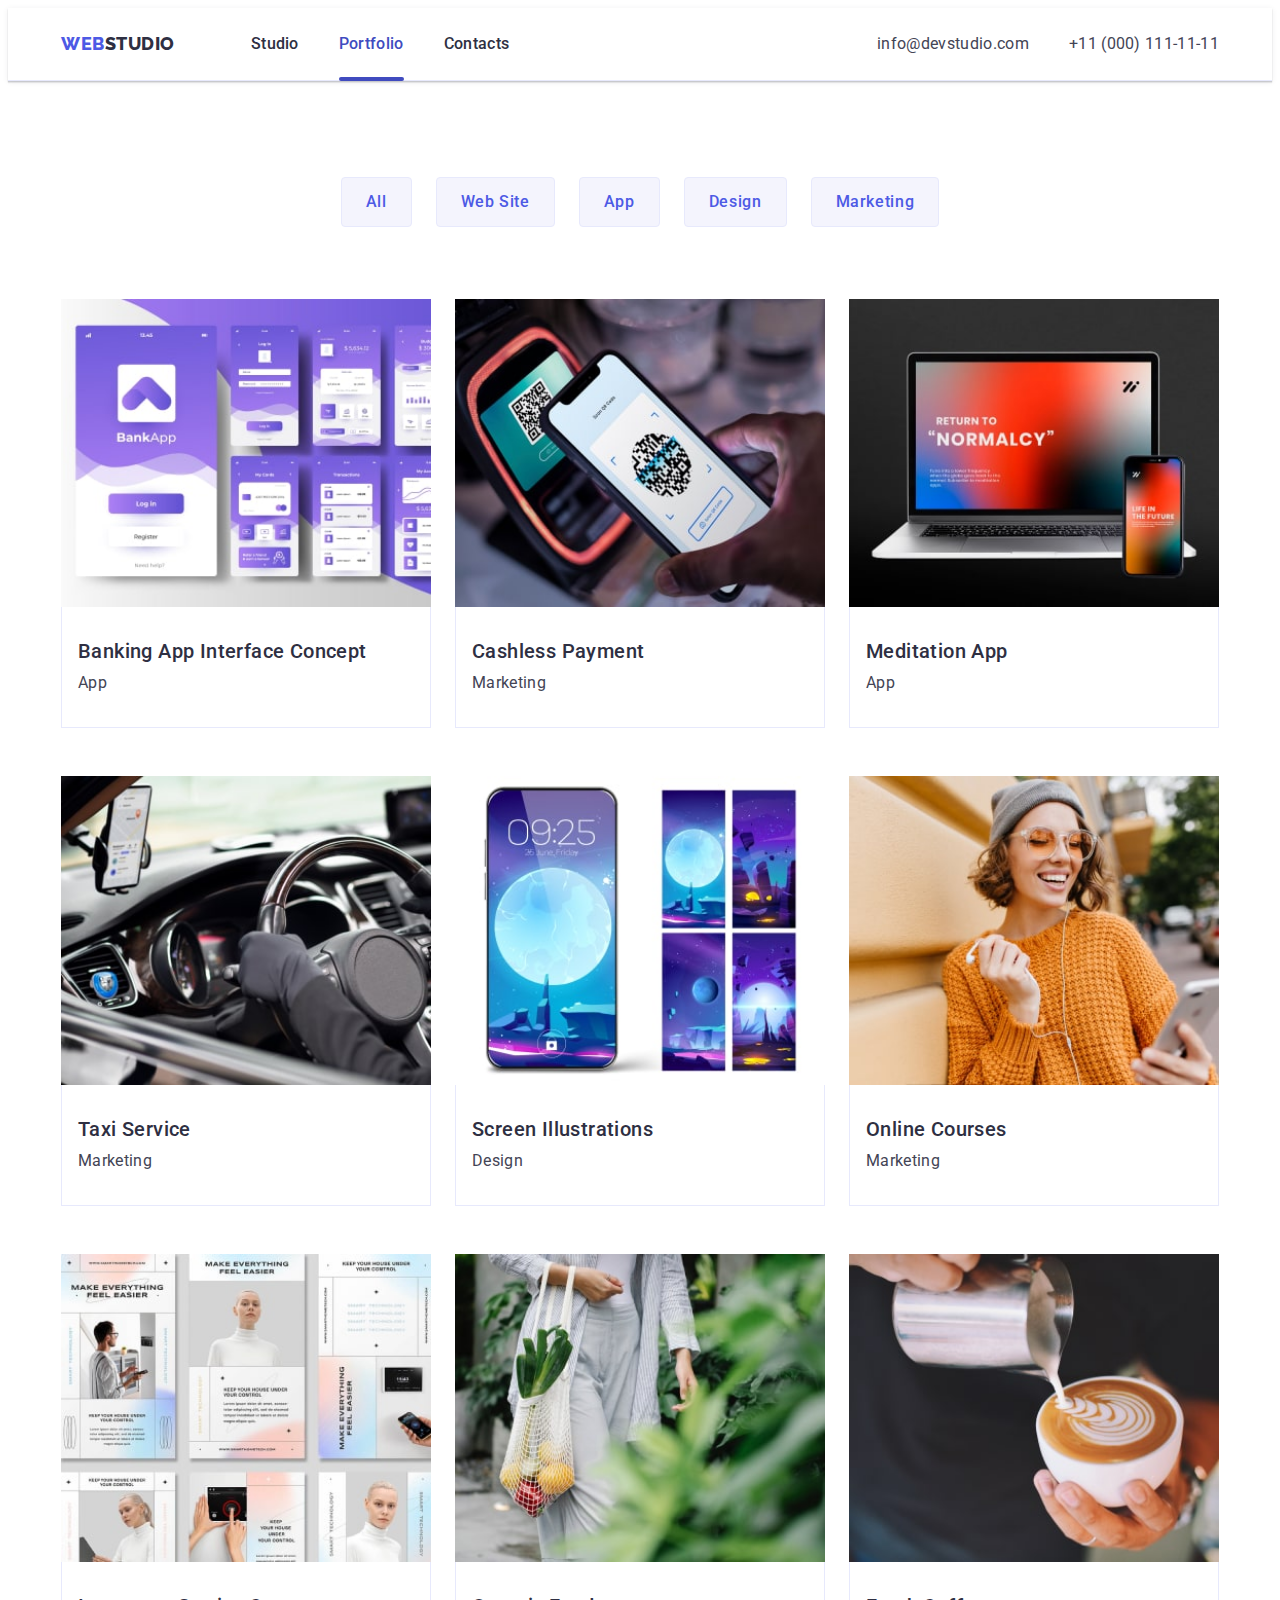
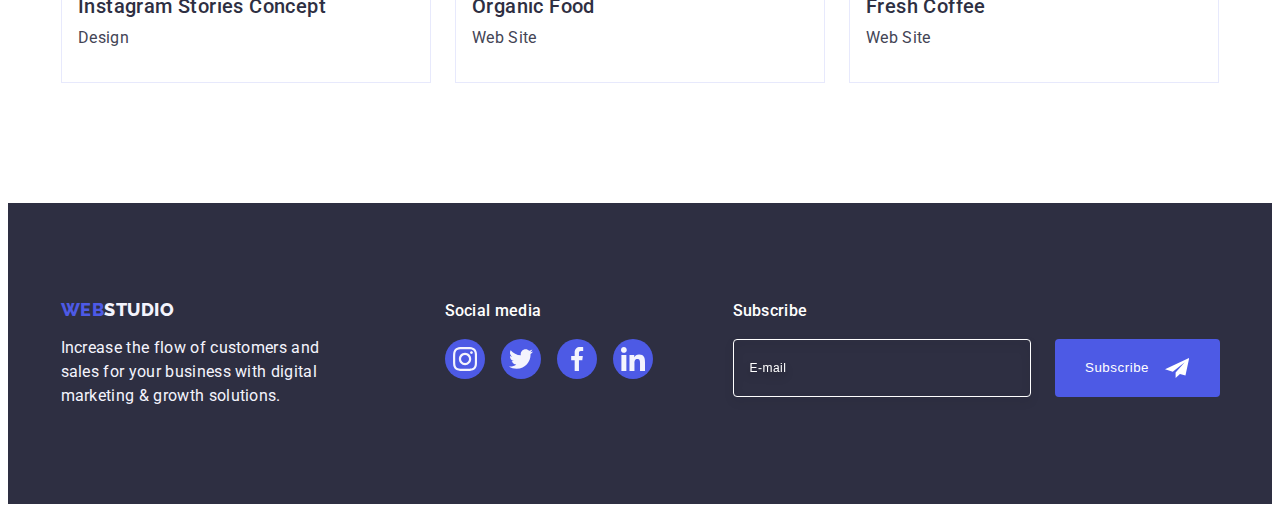
<file: portfolio.html>
<!DOCTYPE html>
<html lang="en">
  <head>
    <meta charset="UTF-8" />
    <meta http-equiv="X-UA-Compatible" content="IE=edge" />
    <meta name="viewport" content="width=device-width, initial-scale=1.0" />
    <link rel="stylesheet" href="./css/styles.css" />
    <link rel="stylesheet" href="./css/media.css" />
    <link rel="preconnect" href="https://fonts.googleapis.com" />
    <link rel="preconnect" href="https://fonts.gstatic.com" crossorigin />
    <link
      href="https://fonts.googleapis.com/css2?family=Raleway:wght@800&family=Roboto:wght@400;500;700;900&display=swap"
      rel="stylesheet"
    />
    <title>Portfolio</title>
    <link
      rel="stylesheet"
      href="https://cdnjs.cloudflare.com/ajax/libs/modern-normalize/2.0.0/modern-normalize.min.css"
      integrity="sha512-4xo8blKMVCiXpTaLzQSLSw3KFOVPWhm/TRtuPVc4WG6kUgjH6J03IBuG7JZPkcWMxJ5huwaBpOpnwYElP/m6wg=="
      crossorigin="anonymous"
      referrerpolicy="no-referrer"
    />
  </head>
  <body>
    <!-- header -->
    <header class="header">
      <div class="container header-container">
        <nav class="header-nav">
          <a class="logo-h link" href="./index.html"
            >Web<span class="logo-part">Studio</span></a
          >
          <ul class="nav-list list">
            <li class="nav-item">
              <a class="nav-item-link link" href="./index.html">Studio</a>
            </li>
            <li class="nav-item portfolio">
              <a class="nav-item-link current link" href="./portfolio.html"
                >Portfolio</a
              >
            </li>
            <li class="nav-item">
              <a class="nav-item-link link" href="">Contacts</a>
            </li>
          </ul>
        </nav>
        <button
          type="button"
          class="menu-toggle js-open-menu"
          aria-expanded="false"
          aria-controls="mobile-menu"
        >
          <svg class="mobile-menu-icon" width="32" height="22">
            <use href="./images/icons.svg#burger"></use>
          </svg>
        </button>

        <address class="address">
          <ul class="address-items list">
            <li class="address-item">
              <a class="address-link link" href="mailto:info@devstudio.com"
                >info@devstudio.com</a
              >
            </li>
            <li class="address-item">
              <a class="address-link link" href="tel:+110001111111"
                >+11 (000) 111-11-11</a
              >
            </li>
          </ul>
        </address>
      </div>
    </header>
    <!-- main -->
    <main>
      <section class="sec-images">
        <div class="container portfolio-container">
          <h1 class="visually-hidden">Works</h1>
          <!-- buttons -->
          <ul class="btns-list list">
            <li class="btn-item">
              <button class="btn" type="button">All</button>
            </li>
            <li class="btn-item">
              <button class="btn" type="button">Web Site</button>
            </li>
            <li class="btn-item">
              <button class="btn" type="button">App</button>
            </li>
            <li class="btn-item">
              <button class="btn" type="button">Design</button>
            </li>
            <li class="btn-item">
              <button class="btn" type="button">Marketing</button>
            </li>
          </ul>
          <!-- images -->

          <ul class="images-list list">
            <li class="image-item">
              <a class="image-link link" href="">
                <div class="works-cover-wrap">
                  <img
                    src="./images/purple-app.jpg"
                    alt="Banking App Interface Concept"
                  />
                  <p class="works-cover-text">
                    14 Stylish and User-Friendly App Design Concepts · Task
                    Manager App · Calorie Tracker App · Exotic Fruit Ecommerce
                    App · Cloud Storage App
                  </p>
                </div>
                <div class="name-description">
                  <h2 class="name-image">Banking App Interface Concept</h2>
                  <p class="image-description">App</p>
                </div>
              </a>
            </li>

            <li class="image-item">
              <a class="image-link link" href="">
                <div class="works-cover-wrap">
                  <img
                    src="./images/qrcode.jpg"
                    alt="Banking App Interface Concept"
                  />
                  <p class="works-cover-text">
                    14 Stylish and User-Friendly App Design Concepts · Task
                    Manager App · Calorie Tracker App · Exotic Fruit Ecommerce
                    App · Cloud Storage App
                  </p>
                </div>
                <div class="name-description">
                  <h2 class="name-image">Cashless Payment</h2>
                  <p class="image-description">Marketing</p>
                </div>
              </a>
            </li>

            <li class="image-item">
              <a class="image-link link" href="">
                <div class="works-cover-wrap">
                  <img
                    src="./images/meditation-app.jpg"
                    alt="Banking App Interface Concept"
                  />
                  <p class="works-cover-text">
                    14 Stylish and User-Friendly App Design Concepts · Task
                    Manager App · Calorie Tracker App · Exotic Fruit Ecommerce
                    App · Cloud Storage App
                  </p>
                </div>
                <div class="name-description">
                  <h2 class="name-image">Meditation App</h2>
                  <p class="image-description">App</p>
                </div>
              </a>
            </li>

            <li class="image-item">
              <a class="image-link link" href="">
                <div class="works-cover-wrap">
                  <img
                    src="./images/taxi.jpg"
                    alt="Banking App Interface Concept"
                  />
                  <p class="works-cover-text">
                    14 Stylish and User-Friendly App Design Concepts · Task
                    Manager App · Calorie Tracker App · Exotic Fruit Ecommerce
                    App · Cloud Storage App
                  </p>
                </div>
                <div class="name-description">
                  <h2 class="name-image">Taxi Service</h2>
                  <p class="image-description">Marketing</p>
                </div>
              </a>
            </li>

            <li class="image-item">
              <a class="image-link link" href="">
                <div class="works-cover-wrap">
                  <img
                    src="./images/blue-app.jpg"
                    alt="Banking App Interface Concept"
                  />
                  <p class="works-cover-text">
                    14 Stylish and User-Friendly App Design Concepts · Task
                    Manager App · Calorie Tracker App · Exotic Fruit Ecommerce
                    App · Cloud Storage App
                  </p>
                </div>
                <div class="name-description">
                  <h2 class="name-image">Screen Illustrations</h2>
                  <p class="image-description">Design</p>
                </div>
              </a>
            </li>

            <li class="image-item">
              <a class="image-link link" href="">
                <div class="works-cover-wrap">
                  <img
                    src="./images/women.jpg"
                    alt="Banking App Interface Concept"
                  />
                  <p class="works-cover-text">
                    14 Stylish and User-Friendly App Design Concepts · Task
                    Manager App · Calorie Tracker App · Exotic Fruit Ecommerce
                    App · Cloud Storage App
                  </p>
                </div>
                <div class="name-description">
                  <h2 class="name-image">Online Courses</h2>
                  <p class="image-description">Marketing</p>
                </div>
              </a>
            </li>

            <li class="image-item">
              <a class="image-link link" href="">
                <div class="works-cover-wrap">
                  <img
                    src="./images/inst.jpg"
                    alt="Banking App Interface Concept"
                  />
                  <p class="works-cover-text">
                    14 Stylish and User-Friendly App Design Concepts · Task
                    Manager App · Calorie Tracker App · Exotic Fruit Ecommerce
                    App · Cloud Storage App
                  </p>
                </div>
                <div class="name-description">
                  <h2 class="name-image">Instagram Stories Concept</h2>
                  <p class="image-description">Design</p>
                </div>
              </a>
            </li>

            <li class="image-item">
              <a class="image-link link" href="">
                <div class="works-cover-wrap">
                  <img
                    src="./images/organic-products.jpg"
                    alt="Banking App Interface Concept"
                  />
                  <p class="works-cover-text">
                    14 Stylish and User-Friendly App Design Concepts · Task
                    Manager App · Calorie Tracker App · Exotic Fruit Ecommerce
                    App · Cloud Storage App
                  </p>
                </div>
                <div class="name-description">
                  <h2 class="name-image">Organic Food</h2>
                  <p class="image-description">Web Site</p>
                </div>
              </a>
            </li>

            <li class="image-item">
              <a class="image-link link" href="">
                <div class="works-cover-wrap">
                  <img
                    src="./images/coffee.jpg"
                    alt="Banking App Interface Concept"
                  />
                  <p class="works-cover-text">
                    14 Stylish and User-Friendly App Design Concepts · Task
                    Manager App · Calorie Tracker App · Exotic Fruit Ecommerce
                    App · Cloud Storage App
                  </p>
                </div>
                <div class="name-description">
                  <h2 class="name-image">Fresh Coffee</h2>
                  <p class="image-description">Web Site</p>
                </div>
              </a>
            </li>
          </ul>
        </div>
      </section>
    </main>
    <!-- footer -->
    <footer class="footer">
      <div class="container footer-container">
        <div class="title-par-footer">
          <a class="logo link logo-footer" href="./index.html"
            >Web<span class="logo-part fter">Studio</span></a
          >
          <p class="footer-title">
            Increase the flow of customers and sales for your business with
            digital marketing & growth solutions.
          </p>
        </div>

        <div class="footer-media">
          <p class="soc-media">Social media</p>
          <ul class="footer-links-list list">
            <li class="footer-links-item">
              <a
                class="footer-links-link"
                href=""
                target="_blank"
                rel="noopener no-referrer"
              >
                <svg class="soc-icon" width="24" height="24">
                  <use href="./images/icons.svg#icon-instagram"></use>
                </svg>
              </a>
            </li>
            <li class="footer-links-item">
              <a
                class="footer-links-link"
                href=""
                target="_blank"
                rel="noopener no-referrer"
              >
                <svg class="soc-icon" width="24" height="24">
                  <use href="./images/icons.svg#icon-twitter"></use>
                </svg>
              </a>
            </li>
            <li class="footer-links-item">
              <a
                class="footer-links-link"
                href=""
                target="_blank"
                rel="noopener no-referrer"
              >
                <svg class="soc-icon" width="24" height="24">
                  <use href="./images/icons.svg#icon-facebook"></use>
                </svg>
              </a>
            </li>
            <li class="footer-links-item">
              <a
                class="footer-links-link"
                href=""
                target="_blank"
                rel="noopener no-referrer"
              >
                <svg class="soc-icon" width="24" height="24">
                  <use href="./images/icons.svg#icon-linkedin"></use>
                </svg>
              </a>
            </li>
          </ul>
        </div>
        <div class="footer-form">
          <p class="sub-par">Subscribe</p>

          <form class="sub-form">
            <label class="footer-label">
              <input
                class="footer-input"
                type="email"
                name="email"
                placeholder="E-mail"
              />
            </label>
            <button class="subscribe" type="submit">
              Subscribe
              <svg class="plane" width="24" height="24">
                <use href="./images/icons.svg#icon-icon_send"></use>
              </svg>
            </button>
          </form>
        </div>
      </div>
    </footer>
    <!--  -->
    <div class="menu-container js-menu-container" id="mobile-menu">
      <button class="close-menu-btn modal-close menu-toggle js-close-menu">
        <svg class="close-menu-icon" width="8" height="8">
          <use href="./images/icons.svg#icon-christ"></use>
        </svg>
      </button>
      <!-- <button type="button" class="modal-close" data-modal-close>
        <svg
          class="close-icon menu-toggle js-close-menu close-menu-btn"
          width="8"
          height="8"
        >
          <use href="./images/icons.svg#icon-christ"></use>
        </svg>
      </button> -->

      <ul class="mobile-menu list">
        <li class="mobile-menu-item">
          <a class="mobile-menu-link link" href="./index.html">Studio</a>
        </li>
        <li class="mobile-menu-item">
          <a class="mobile-menu-link current link" href="./portfolio.html"
            >Portfolio</a
          >
        </li>
        <li class="mobile-menu-item">
          <a class="mobile-menu-link link" href="">Contacts</a>
        </li>
      </ul>
      <address class="mobile-address">
        <ul class="mobile-address-list list">
          <li class="mobile-tel-item">
            <a class="mobile-tel-link link" href="tel:+110001111111"
              >+11 (000) 111-11-11</a
            >
          </li>
          <li class="mobile-address-item">
            <a class="mobile-address-link link" href="mailto:info@devstudio.com"
              >info@devstudio.com</a
            >
          </li>
        </ul>
        <!-- <ul class="social-list list">
          <li class="social-item">
            <a
              class="social-link"
              href=""
              target="_blank"
              rel="noopener noreferrer"
            >
              <svg class="social-icon" width="24" height="24">
                <use href="./images/icons.svg#icon-instagram"></use>
              </svg>
            </a>
          </li>
          <li class="social-item">
            <a
              class="social-link"
              href=""
              target="_blank"
              rel="noopener noreferrer"
            >
              <svg class="soc-icon" width="24" height="24">
                <use href="./images/icons.svg#icon-twitter"></use>
              </svg>
            </a>
          </li>
          <li class="social-item">
            <a
              class="social-link"
              href=""
              target="_blank"
              rel="noopener noreferrer"
            >
              <svg class="social-icon" width="24" height="24">
                <use href="./images/icons.svg#icon-facebook"></use>
              </svg>
            </a>
          </li>
          <li class="social-item">
            <a
              class="social-link"
              href=""
              target="_blank"
              rel="noopener noreferrer"
            >
              <svg class="social-icon" width="24" height="24">
                <use href="./images/icons.svg#icon-linkedin"></use>
              </svg>
            </a>
          </li>
        </ul> -->
        <ul class="footer-links-list list">
          <li class="footer-links-item">
            <a
              class="footer-links-link"
              href=""
              target="_blank"
              rel="noopener no-referrer"
            >
              <svg class="soc-icon" width="24" height="24">
                <use href="./images/icons.svg#icon-instagram"></use>
              </svg>
            </a>
          </li>
          <li class="footer-links-item">
            <a
              class="footer-links-link"
              href=""
              target="_blank"
              rel="noopener no-referrer"
            >
              <svg class="soc-icon" width="24" height="24">
                <use href="./images/icons.svg#icon-twitter"></use>
              </svg>
            </a>
          </li>
          <li class="footer-links-item">
            <a
              class="footer-links-link"
              href=""
              target="_blank"
              rel="noopener no-referrer"
            >
              <svg class="soc-icon" width="24" height="24">
                <use href="./images/icons.svg#icon-facebook"></use>
              </svg>
            </a>
          </li>
          <li class="footer-links-item">
            <a
              class="footer-links-link"
              href=""
              target="_blank"
              rel="noopener no-referrer"
            >
              <svg class="soc-icon" width="24" height="24">
                <use href="./images/icons.svg#icon-linkedin"></use>
              </svg>
            </a>
          </li>
        </ul>
      </address>
    </div>
    <script defer src="js/mobile-menu.js"></script>
    <script src="./js/modal.js"></script>
  </body>
</html>
</file>
<file: css/styles.css>
:root {
  --btn-color: #404bbf;
  --iris-color: #4d5ae5;
  --navi-blue-color: #2e2f42;
  --cloud-color: #f4f4fd;
  --slate-color: #434455;
}

body {
  font-family: "Roboto", sans-serif;
  background-color: #ffffff;
  color: var(--slate-color);
}

p,
h1,
h2,
h3,
h4,
h5,
h6 {
  margin: 0;
}

ul,
ol {
  margin: 0;
  padding: 0;
}

img {
  display: block;
  min-width: 100%;
  height: auto;
}

.visually-hidden {
  position: absolute;
  width: 1px;
  height: 1px;
  margin: -1px;
  border: 0;
  padding: 0;
  white-space: nowrap;
  clip-path: inset(100%);
  clip: rect(0 0 0 0);
  overflow: hidden;
}

.section {
  padding-top: 96px;
  padding-bottom: 96px;
}

.logo-h {
  font-family: "Raleway", sans-serif;
  font-style: normal;
  font-weight: 800;
  font-size: 18px;
  line-height: 1.17em;
  /* identical to box height, or 117% */
  display: flex;
  flex-direction: row;
  align-items: center;
  letter-spacing: 0.03em;
  text-transform: uppercase;
  color: var(--iris-color);
}

a > span {
  font-family: "Raleway";
  font-style: normal;
  font-weight: 800;
  font-size: 18px;
  line-height: 1.17em;
  /* identical to box height, or 117% */
  display: flex;
  flex-direction: row;
  align-items: center;
  gap: 30px;
  letter-spacing: 0.03em;
  text-transform: uppercase;
  color: var(--navi-blue-color);
}

.list {
  list-style: none;
}

.link {
  text-decoration: none;
}

.container {
  width: 100%;
  padding-left: 15px;
  padding-right: 15px;
  margin: 0 auto;
}

/*-3-3-3-3-3-3-3-3-3- HEADER */

.header-container {
  display: flex;
  align-items: center;
}

.header {
  /* position: fixed;
  width: 100%;
  background-color: #fcfcfc;
  z-index: 1; */
  /* padding-top: 24px;
  padding-bottom: 24px; */
  border-bottom: 1px solid #e7e9fc;
  box-shadow: 0px 2px 1px rgba(46, 47, 66, 0.08),
    0px 1px 1px rgba(46, 47, 66, 0.16), 0px 1px 6px rgba(46, 47, 66, 0.08);
}

.header-nav {
  display: flex;
  align-items: center;
}

.mobile-menu-icon {
  stroke: #2e2f42;
}

.menu-container {
  position: fixed;
  top: 0;
  left: 0;
  width: 100vw;
  height: 100vh;

  display: flex;
  flex-direction: column;
  justify-content: space-between;
  padding: 80px 35px 40px 40px;
  z-index: 999;
  background: #ffffff;
  box-shadow: 0px 2px 1px rgba(46, 47, 66, 0.08),
    0px 1px 1px rgba(46, 47, 66, 0.16), 0px 1px 6px rgba(46, 47, 66, 0.08);

  transform: translateX(100%);
  transition: transform 250ms ease-in-out;
}

.menu-container.is-open {
  transform: translateX(0);
}

.menu-container .menu-toggle {
  position: absolute;
  top: 24px;
  right: 16px;
  z-index: 1;
}
.menu-toggle {
  background-color: transparent;
  border: none;
  margin-left: auto;
  padding-top: 16px;
  padding-bottom: 16px;
}
.close-menu-btn {
  display: flex;
  justify-content: center;
  align-items: center;
  width: 24px;
  height: 24px;
  background: #e7e9fc;
  /* opacity: 0.1; */
  border: 1px solid #2e2f42;
  border-radius: 50%;
}
.mobile-menu {
  display: flex;
  flex-direction: column;
  gap: 40px;
}

.mobile-menu-link {
  font-weight: 700;
  font-size: 36px;
  line-height: 1.11;
  letter-spacing: 0.02em;
  text-transform: capitalize;
  color: var(--navi-blue-color);
}

/* .mobile-menu-link:focus {
  color: #404bbf;
} */

/* .mobile-menu-item:nth-child(-n + 1) {
  border: 2px solid rgb(0, 26, 255);
  border-radius: 16px;
  margin-bottom: 1px;
}

.mobile-menu-item:nth-child(-n + 1) {
  color: #404bbf;
} */

.current {
  color: #404bbf;
}

.mobile-address-list {
  margin-bottom: 48px;
}

.mobile-tel-item {
  margin-bottom: 40px;
}

.mobile-tel-link {
  font-style: normal;
  font-weight: 700;
  font-size: 36px;
  line-height: 1.11;
  letter-spacing: 0.02em;
  text-transform: capitalize;
  color: #4d5ae5;
}

@media screen and (max-width: 428px) {
  .mobile-tel-link {
    font-size: 24px;
  }
}

.mobile-address-link {
  font-style: normal;
  font-weight: 500;
  font-size: 20px;
  line-height: 1.2;
  letter-spacing: 0.02em;
  color: #434455;
}
.mobile-address .social-list {
  gap: 56px;
}
.mobile-address .social-link {
  padding: 8px;
}

/* -1-1-1-1-1-1-1-1-1-1- HERO */

.hero {
  /* background-color: var(--navi-blue-color); */
  background-image: linear-gradient(
      rgba(46, 47, 66, 0.7),
      rgba(46, 47, 66, 0.7)
    ),
    url(../images/hero-bg-mob.jpg);

  background-position: center;
  background-repeat: no-repeat;
  background-size: cover;
  /* max-width: 1440px; */
}

@media (min-device-pixel-ratio: 2),
  (min-resolution: 192dpi),
  (min-resolution: 2dppx) {
  .hero {
    background-image: linear-gradient(
        rgba(46, 47, 66, 0.7),
        rgba(46, 47, 66, 0.7)
      ),
      url(../images/hero-bg-mob-2x.jpg);
  }
}

.section.hero {
  padding: 112px 0;
  margin: 0 auto;
}

.hero-title {
  /* background-color: var(--navi-blue-color); */
  font-style: normal;
  font-weight: 700;
  /* font-size: 56px; */
  font-size: 36px;
  /* line-height: 107%; */
  line-height: 111%;
  letter-spacing: 0.02em;
  color: #ffffff;
  margin: 0 auto;
  margin-bottom: 48px;
  display: flex;
  justify-content: center;
  text-align: center;
  max-width: 496px;
}

.hero-btn {
  font-family: "Roboto", sans-serif;
  font-weight: 500;
  font-size: 16px;
  line-height: 1.5em;
  letter-spacing: 0.04em;
  color: #ffffff;
  background: var(--iris-color);
  cursor: pointer;
  display: flex;
  text-align: center;
  margin: 0 auto;
  padding: 16px 32px;
  box-shadow: 0px 4px 4px rgba(0, 0, 0, 0.15);
  border-radius: 4px;
  border: none;
  display: block;
  min-width: 169px;
  height: 56px;
  transition: background-color 250ms cubic-bezier(0.4, 0, 0.2, 1);
}

.hero-btn:hover {
  background-color: #404bbf;
}

.hero-btn:focus {
  background-color: #404bbf;
}

/*=====================OUR FEATURES */

.our-features {
  padding-top: 96px;
  padding-bottom: 96px;
}

.features-list {
  display: flex;
  flex-direction: column;
  flex-wrap: wrap;
  gap: 72px;
}

.features-list-item {
  gap: 24px;
  /* width: calc((100% - 72px) / 4); */
}

.features-cont-icon {
  display: flex;
  align-items: center;
  justify-content: center;
  height: 112px;
  background-color: #f4f4fd;
  border-radius: 4px;
  margin-bottom: 8px;
}

.feature-name {
  font-weight: 700;
  font-size: 36px;

  line-height: 1.1em;
  /* identical to box height, or 120% */
  letter-spacing: 0.02em;
  color: var(--navi-blue-color);
  margin-bottom: 8px;
  display: flex;
  justify-content: center;
}

.feature-description {
  font-size: 16px;
  line-height: 1.5em;
  /* or 150% */
  font-weight: 500;
  letter-spacing: 0.32px;
  color: var(--slate-color);
}

/*-3-3-3-3-3-3-3-3- WHAT ARE WE DOING */

.section-eg {
  padding-bottom: 120px;
}

.eg-title {
  margin-bottom: 72px;
}

.eg-list {
  display: flex;
  gap: 24px;
}

.eg-item {
  width: calc((100% - 48px) / 3);
}

.eg-title {
  font-weight: 700;
  font-size: 36px;
  line-height: 1.11em;
  /* identical to box height, or 111% */
  letter-spacing: 0.02em;
  text-transform: capitalize;
  color: var(--navi-blue-color);
  text-align: center;
}

/* =====================OUR TAEM */

.our-team {
  background-color: #f4f4fd;
  padding-top: 96px;
  padding-bottom: 96px;
}

.our-team-title {
  font-weight: 700;
  font-size: 36px;
  line-height: 1.11em;
  /* identical to box height, or 111% */
  letter-spacing: 0.02em;
  text-transform: capitalize;
  color: var(--navi-blue-color);
  text-align: center;
  margin-bottom: 72px;
}

.our-team-list {
  display: flex;
  justify-content: center;
  flex-wrap: wrap;
  /* flex-direction: column; */
  gap: 72px 24px;
}

.our-team-item {
  background-color: #ffffff;
  /* width: calc((100% - 72px) / 4); */
  box-shadow: 0px 1px 6px rgba(46, 47, 66, 0.08),
    0px 1px 1px rgba(46, 47, 66, 0.16), 0px 2px 1px rgba(46, 47, 66, 0.08);
  border-radius: 0px 0px 4px 4px;
  width: 264px;
}

.our-team-name {
  font-weight: 500;
  font-size: 20px;
  line-height: 1.2em;
  /* identical to box height, or 120% */
  letter-spacing: 0.02em;
  color: var(--navi-blue-color);
  margin-bottom: 8px;
}

.name-d-ion {
  display: flex;
  text-align: center;
  flex-direction: column;
  padding: 32px 16px;
}

.our-team-job {
  font-size: 16px;
  line-height: 1.5em;
  /* identical to box height, or 150% */
  letter-spacing: 0.02em;
  color: var(--slate-color);
  margin-bottom: 24px;
}

.soc-media-list {
  display: flex;
  gap: 16px;
  /* gap: 24px; */
  justify-content: center;
}

.soc-media-link {
  width: 40px;
  height: 40px;
  background-color: var(--iris-color);
  border-radius: 50%;
  display: flex;
  align-items: center;
  justify-content: center;
  transition: background-color 250ms cubic-bezier(0.4, 0, 0.2, 1);
}

.soc-media-link:hover {
  background-color: #404bbf;
}

.soc-media-link:focus {
  background-color: #404bbf;
}

.soc-icon {
  fill: var(--cloud-color);
}

/* -5-5-5-5-5-5-5-5-5-5-Customers */

.customers {
  padding-top: 96px;
  padding-bottom: 96px;
}

.customers-title {
  font-weight: 700;
  font-size: 36px;
  line-height: 1.11em;
  /* identical to box height, or 111% */
  letter-spacing: 0.02em;
  text-transform: capitalize;
  color: var(--navi-blue-color);
  text-align: center;
  margin-bottom: 72px;
}

.customers-list {
  display: flex;
  gap: 24px;
  flex-wrap: wrap;
  row-gap: 72px;
}

.customers-item {
  height: 88px;
  width: calc((100% - 30px) / 2);
  transition: background-color 250ms cubic-bezier(0.4, 0, 0.2, 1);
}
.customer-link {
  width: 100%;
  height: 100%;
  border: 1px solid #8e8f99;
  border-radius: 4px;
  display: flex;
  align-items: center;
  justify-content: center;
  color: #8e8f99;
  transition: border-color 250ms cubic-bezier(0.4, 0, 0.2, 1),
    color 250ms cubic-bezier(0.4, 0, 0.2, 1);
}

.customer-link:hover {
  color: #404bbf;
  border-color: #404bbf;
}

.customer-link:focus {
  color: #404bbf;
  border-color: #404bbf;
}

.customer-icon {
  fill: currentColor;
}

/** ----------------------------FOOTER */

.footer {
  background: var(--navi-blue-color);
  padding: 96px 0;
  margin: 0 auto;
}

.footer-container {
  display: flex;
  flex-direction: column;
  text-align: left;
  align-items: baseline;
  /* column-gap: 72px; */
}

.title-par-footer {
  /* margin-right: 120px; */
  margin: 0 auto;
  margin-bottom: 72px;
}

.logo {
  font-family: "Raleway", sans-serif;
  font-style: normal;
  font-weight: 800;
  font-size: 18px;
  line-height: 1.17em;
  /* identical to box height, or 117% */
  letter-spacing: 0.03em;
  text-transform: uppercase;
  color: var(--iris-color);
}

.logo-footer {
  margin: 0 auto;
  margin-bottom: 16px;
  display: flex;
  justify-content: center;
}

.fter {
  color: #f4f4fd;
  display: inline-block;
  margin: 0;
}

.footer-title {
  line-height: 1.5;
  /* or 150% */
  letter-spacing: 0.02em;
  color: var(--cloud-color);
  max-width: 268px;
  font-size: 16px;
}

/* SOCIAL MEDIAS ffff */

.footer-media {
  align-items: baseline;
  margin: 0 auto;
  margin-bottom: 72px;
}

.soc-media {
  font-weight: 500;
  font-size: 16px;
  line-height: 1.5;
  /* identical to box height, or 150% */
  letter-spacing: 0.02em;
  color: #ffffff;
  margin-bottom: 16px;
  display: flex;
  justify-content: center;
}

.footer-links-list {
  display: flex;
  gap: 16px;
  justify-content: space-around;
  /* justify-content: center; */
}

.footer-links-item {
  width: 40px;
  height: 40px;
}

.footer-links-link {
  width: 100%;
  height: 100%;
  background-color: var(--iris-color);
  border-radius: 50%;
  display: flex;
  align-items: center;
  justify-content: center;
  transition: background-color 250ms cubic-bezier(0.4, 0, 0.2, 1);
}

.footer-links-link:hover {
  background-color: #31d0aa;
}

.footer-links-link:focus {
  background-color: #31d0aa;
}

/* FORM ffff*/

.footer-form {
  margin-left: 80px;
  /* display: flex; */
  flex-direction: row;
  margin: 0 auto;
  width: 100%;
}

.footer-form input {
  background-color: transparent;
  border: none;
  height: 40px;
  border: 1px solid #ffffff;
  padding: 8px 16px;
  border-radius: 4px;
  outline: none;
  width: 100%;
}

.sub-par {
  font-weight: 500;
  font-size: 16px;
  line-height: 1.5;
  /* identical to box height, or 150% */
  letter-spacing: 0.02em;
  color: #ffffff;
  margin-bottom: 16px;
  display: flex;
  justify-content: center;
}

.sub-form {
  display: flex;
  flex-direction: column;
  gap: 24px;
}

.footer-label {
  filter: drop-shadow(0px 4px 4px rgba(0, 0, 0, 0.15));
  border-radius: 4px;
}

.footer-input {
  width: 264px;
  height: 40px;
  border: 1px solid #ffffff;
  background-color: transparent;
  font-size: 12px;
  line-height: 1.5;
  letter-spacing: 0.04em;
  padding-left: 16px;
  filter: drop-shadow(0px 4px 4px rgba(0, 0, 0, 0.15));
  border-radius: 4px;
  color: #ffffff;
}

.footer-input::placeholder {
  color: #ffffff;
}

.subscribe {
  font-weight: 500;
  line-height: 1.5;
  letter-spacing: 0.04em;
  display: inline-flex;
  align-items: center;
  flex-direction: row;
  justify-content: center;
  padding: 8px 24px;
  background: #4d5ae5;
  border-radius: 4px;
  color: #ffffff;
  border-style: none;
  min-width: 165px;
  cursor: pointer;
  margin: 0 auto;
}

.subscribe:hover {
  background-color: var(--btn-color);
  transition: background-color 250ms cubic-bezier(0.4, 0, 0.2, 1);
}

.plane {
  fill: #ffffff;
  margin-left: 16px;
}

/* _$_$_$_$_$_$_$_$_$_$_ADDITIONAL INFO FOR PORTFOLIO */

.sec-images {
  padding: 96px 0 120px 0;
}

.btn {
  font-family: "Roboto", sans-serif;
  background-color: var(--cloud-color);
  font-weight: 500;
  font-size: 16px;
  line-height: 1.5;
  /* identical to box height, or 150% */
  color: #ffffff;
  letter-spacing: 0.04em;
  color: var(--iris-color);
  cursor: pointer;
  padding: 12px 24px;
  border-radius: 4px;
  border: none;
  border: 1px solid #e7e9fc;
  display: block;
  justify-content: center;
  align-items: center;
  margin: 0 auto;
  transition: color 250ms cubic-bezier(0.4, 0, 0.2, 1),
    background-color 250ms cubic-bezier(0.4, 0, 0.2, 1),
    border-color 250ms cubic-bezier(0.4, 0, 0.2, 1),
    box-shadow 250ms cubic-bezier(0.4, 0, 0.2, 1);
}

.btn:hover {
  color: #ffffff;
  background-color: #404bbf;
  border: 1px solid transparent;
  box-shadow: 0px 3px 1px rgba(0, 0, 0, 0.1), 0px 2px 1px rgba(0, 0, 0, 0.08),
    0px 2px 2px rgba(0, 0, 0, 0.12);
}

.btn:focus {
  color: #ffffff;
  background-color: #404bbf;
  border: 1px solid transparent;
  box-shadow: 0px 3px 1px rgba(0, 0, 0, 0.1), 0px 2px 1px rgba(0, 0, 0, 0.08),
    0px 2px 2px rgba(0, 0, 0, 0.12);
}

.btns-list {
  display: flex;
  flex-direction: row;
  flex-wrap: wrap;
  justify-content: center;
  align-items: center;
  gap: 24px;
  margin-bottom: 72px;
}

.images-list {
  display: flex;
  justify-content: center;
  flex-direction: column;
  column-gap: 24px;
  row-gap: 48px;
}

.image-item {
  /* width: calc((100% - 48px) / 3); */
  position: relative;
}

.image-item:hover {
  box-shadow: 0px 1px 6px rgba(46, 47, 66, 0.08),
    0px 1px 1px rgba(46, 47, 66, 0.16), 0px 2px 1px rgba(46, 47, 66, 0.08);
}

.image-item:hover .works-cover-text {
  transform: translateY(0);
}

.image-item:focus .works-cover-text {
  transform: translateY(0);
}

.image-link {
  display: block;
  transition: box-shadow 250ms cubic-bezier(0.4, 0, 0.2, 1);
}

.image-link:hover {
  box-shadow: 0px 1px 6px rgba(46, 47, 66, 0.08),
    0px 1px 1px rgba(46, 47, 66, 0.16), 0px 2px 1px rgba(46, 47, 66, 0.08);
}

.image-link:focus {
  box-shadow: 0px 1px 6px rgba(46, 47, 66, 0.08),
    0px 1px 1px rgba(46, 47, 66, 0.16), 0px 2px 1px rgba(46, 47, 66, 0.08);
}

.image-link:hover .works-cover-text {
  transform: translateY(0%);
}

.image-link:focus .works-cover-text {
  transform: translateY(0%);
}

.works-cover-wrap {
  position: relative;
  overflow: hidden;
}

.works-cover-text {
  position: absolute;
  top: 0;
  font-size: 16px;
  line-height: 1.5;
  /* or 150% */
  letter-spacing: 0.02em;
  color: #f4f4fd;
  padding: 40px 32px;
  background-color: var(--iris-color);
  /* background-color: #4d5ae5d8; */
  height: 100%;
  transform: translateY(100%);
  transition: transform 250ms cubic-bezier(0.4, 0, 0.2, 1);
}

.name-description {
  padding: 32px 16px;
  border: 1px solid #e7e9fc;
  border-top: none;
}

.name-image {
  font-weight: 500;
  font-size: 20px;
  line-height: 1.2;
  /* identical to box height, or 120% */
  letter-spacing: 0.02em;
  color: var(--navi-blue-color);
  margin-bottom: 8px;
}

.image-description {
  line-height: 1.5;
  /* identical to box height, or 150% */
  letter-spacing: 0.02em;
  color: var(--slate-color);
}

/* -!-!-!-!-!-!_!_!_!_!_!_BACKDROP */

.backdrop {
  position: fixed;
  padding: 72px 24px 24px 24px;
  width: 100%;
  height: 100%;
  background-color: transition background-color 250ms
    cubic-bezier(0.4, 0, 0.2, 1);
  top: 0;
  transition: opacity 250ms linear, visibility 250ms linear;
  background-color: rgba(46, 47, 66, 0.4);
  transition: opacity 250ms cubic-bezier(0.4, 0, 0.2, 1),
    visibility 250ms cubic-bezier(0.4, 0, 0.2, 1);
  overflow: scroll;
}

.modal {
  position: absolute;
  padding: 96px 24px 24px 24px;
  width: 95%;
  min-height: 584px;
  left: 50%;
  top: 50%;
  transform: translate(-50%, -50%) scale(1);
  transition: transform 250ms linear;
  /* DAIRY */
  background: #fcfcfc;
  box-shadow: 0px 1px 1px rgba(0, 0, 0, 0.14), 0px 1px 3px rgba(0, 0, 0, 0.12),
    0px 2px 1px rgba(0, 0, 0, 0.2);
  border-radius: 4px;
  transition: transform 250ms cubic-bezier(0.4, 0, 0.2, 1);
}

.backdrop.is-hidden .modal {
  transform: translate(-50%, -50%) scale(0);
}

.modal-close {
  width: 24px;
  height: 24px;
  background: #e7e9fc;
  border: 1px solid rgba(0, 0, 0, 0.1);
  border-radius: 50%;
  display: block;
  margin-left: auto;
  display: flex;
  align-items: center;
  justify-content: center;
  position: absolute;
  top: 24px;
  right: 24px;
  padding: 0;
  cursor: pointer;
  transition: background-color 250ms cubic-bezier(0.4, 0, 0.2, 1),
    border 250ms cubic-bezier(0.4, 0, 0.2, 1);
}

.modal-close:hover {
  background-color: var(--btn-color);
  border: none;
}

.modal-close:focus {
  background-color: var(--btn-color);
  border: none;
}

.is-hidden {
  visibility: hidden;
  /* opacity: 0; */
  pointer-events: none;
}

.close-icon {
  transition: fill 250ms cubic-bezier(0.4, 0, 0.2, 1);
}

.modal-close:hover .close-icon {
  fill: #ffffff;
}

.modal-close:focus .close-icon {
  fill: #ffffff;
}

.modal-title {
  font-weight: 500;
  font-size: 16px;
  line-height: 1.5;
  /* identical to box height, or 150% */
  text-align: center;
  letter-spacing: 0.02em;
  color: #2e2f42;
  margin-bottom: 16px;
}

.modal-form {
  position: relative;
  flex-direction: column;
}

.modal-field {
  margin-bottom: 8px;
  /* margin-bottom: 16px; */
}

.modal-field.com {
  margin-bottom: 16px;
}

.input-label input {
  border: 1px solid rgba(46, 47, 66, 0.4);
  border-radius: 4px;
}

.input-label {
  font-size: 12px;
  line-height: 1.17;
  /* identical to box height, or 117% */
  letter-spacing: 0.04em;
  color: #8e8f99;
  display: block;
  margin-bottom: 4px;
}

.modal-input {
  width: 100%;
  height: 40px;
  border: 1px solid rgba(46, 47, 66, 0.4);
  border-radius: 4px;
  padding-left: 38px;
  outline: transparent;
  background-color: transparent;
  transition: border-color 250ms cubic-bezier(0.4, 0, 0.2, 1);
}

.modal-input:focus {
  transition: border-color 250ms cubic-bezier(0.4, 0, 0.2, 1);
  border-color: var(--iris-color);
}

.modal-input:focus + .modal-icon {
  transition: fill 250ms cubic-bezier(0.4, 0, 0.2, 1);
  fill: var(--iris-color);
}

.input-wrap {
  position: relative;
  margin-bottom: 8px;
}

.modal-icon {
  position: absolute;
  left: 16px;
  top: 50%;
  transform: translateY(-50%);
}

.modal-comment {
  width: 100%;
  height: 120px;
  padding: 8px;
  border: 1px solid rgba(46, 47, 66, 0.4);
  border-radius: 4px;
  resize: none;
  outline: transparent;
  /* margin-bottom: 16px; */
  font-size: 12px;
  line-height: 1.17;
  letter-spacing: 0.04em;
  color: rgba(46, 47, 66, 0.4);
  background-color: transparent;
  padding: 8px 16px;
  transition: border-color 250ms cubic-bezier(0.4, 0, 0.2, 1);
}

.modal-comment::placeholder {
  font-size: 12px;
  line-height: 1.17;
  /* identical to box height, or 117% */
  letter-spacing: 0.04em;
  color: rgba(46, 47, 66, 0.4);
  margin-left: 8px;
}

.modal-comment:focus {
  transition: border 250ms cubic-bezier(0.4, 0, 0.2, 1);
  border-color: var(--iris-color);
}

.wrap-privacy {
  margin-bottom: 24px;
}

.check-text {
  font-size: 12px;
  line-height: 1.17;
  /* or 117% */
  letter-spacing: 0.04em;
  color: #8e8f99;
  margin-bottom: 24px;
  align-items: center;
}

.check {
  width: 16px;
  height: 16px;
  border: 1px solid rgba(46, 47, 66, 0.4);
  border-radius: 2px;
  margin-right: 8px;
  display: flex;
  align-items: center;
  justify-content: center;
  fill: transparent;
  transition: background-color 250ms cubic-bezier(0.4, 0, 0.2, 1),
    border 250ms cubic-bezier(0.4, 0, 0.2, 1),
    fill 250ms cubic-bezier(0.4, 0, 0.2, 1);
  display: inline-flex;
}

.modal-check:checked + .check-text span {
  background-color: var(--btn-color);
  border: none;
  fill: #f4f4fd;
}

.wrap-privacy:hover .check {
  border-color: var(--btn-color);
}

.wrap-privacy:focus .check {
  border-color: var(--btn-color);
}

.check:focus {
  border-color: var(--btn-color);
}

.privacy-link {
  color: var(--iris-color);
}

.btn-send {
  display: block;
  color: #ffffff;
  border: none;
  background: #4d5ae5;
  box-shadow: 0px 4px 4px rgba(0, 0, 0, 0.15);
  border-radius: 4px;
  padding: 16px 48px;
  cursor: pointer;
  transition: background-color 250ms cubic-bezier(0.4, 0, 0.2, 1);
  min-width: 169px;
  margin: 0 auto;
  height: 56px;
  font-family: "Roboto", sans-serif;
  font-size: 16px;
  font-weight: 500;
  line-height: 1.5;
  letter-spacing: 0.04em;
}

.btn-send:hover {
  transition: background-color 250ms cubic-bezier(0.4, 0, 0.2, 1),
    border 250ms cubic-bezier(0.4, 0, 0.2, 1);
  background-color: var(--btn-color);
}

.btn-send:focus {
  transition: background-color 250ms cubic-bezier(0.4, 0, 0.2, 1),
    border 250ms cubic-bezier(0.4, 0, 0.2, 1);
  background-color: var(--btn-color);
}

.send-container {
  display: flex;
  justify-content: center;
  align-items: center;
}
</file>
<file: css/media.css>
:root {
  --btn-color: #404bbf;
  --iris-color: #4d5ae5;
  --navi-blue-color: #2e2f42;
  --cloud-color: #f4f4fd;
  --slate-color: #434455;
}

@media screen and (max-width: 1157px) {
  .features-cont-icon {
    display: none;
  }

  .section-eg {
    display: none;
  }
}

@media screen and (max-width: 427px) {
  .backdrop {
    /* width: 95%; */
    padding-top: 55px;
    overflow-y: auto;
  }

  .modal {
    position: absolute;
    padding: 96px 24px 24px 24px;
    width: 95%;
    min-height: 584px;
    left: 50%;
    top: 20px;
    transform: translate(-50%) scale(1);
    transition: transform 250ms linear;
    /* DAIRY */
    background: #fcfcfc;
    box-shadow: 0px 1px 1px rgba(0, 0, 0, 0.14), 0px 1px 3px rgba(0, 0, 0, 0.12),
      0px 2px 1px rgba(0, 0, 0, 0.2);
    border-radius: 4px;
    transition: transform 250ms cubic-bezier(0.4, 0, 0.2, 1);
    overflow: scroll;
  }
}

/* and (min-width: 428px) */
@media screen {
  .container {
    max-width: 400px;
  }

  .nav-list {
    display: none;
  }

  .address {
    display: none;
  }

  .our-team > .container {
    max-width: 480px;
  }
}

@media screen and (min-width: 768px) {
  .container {
    max-width: 768px;
  }
  /* 
  .header-container {
    margin-left: 120px;
  } */

  .logo-h {
    margin-right: 76px;
  }

  .nav-list {
    display: flex;
    align-items: center;
  }

  .nav-item:not(:last-child) {
    margin-right: 40px;
  }

  .nav-item-link {
    font-weight: 500;
    font-size: 16px;
    line-height: 150%; /* 24/16 */
    /* identical to box height, or 150% */
    letter-spacing: 0.02em;
    color: var(--navi-blue-color);
    display: flex;
    padding: 24px 0;
    position: relative;
    color: var(--navi-blue-color);
    color: 250ms cubic-bezier(0.4, 0, 0.2, 1);
    transition: color 250ms cubic-bezier(0.4, 0, 0.2, 1);
  }

  .nav-item-link.current {
    color: #404bbf;
  }

  .nav-item-link.current::after {
    content: "";
    width: 100%;
    position: absolute;
    left: 0;
    bottom: -1px;
    height: 4px;
    background-color: #404bbf;
    border-radius: 2px;
  }

  .nav-item-link:hover {
    color: var(--btn-color);
  }

  .nav-item-link:focus {
    color: var(--btn-color);
  }

  .address {
    font-style: normal;
    margin-left: auto;
    display: flex;
  }

  .address-items {
    display: flex;
    flex-direction: column;
    align-items: center;
    gap: 12px;
  }

  .address-link {
    font-style: normal;
    font-size: 12px;
    line-height: 1.5em;
    /* identical to box height, or 150% */
    letter-spacing: 0.02em;
    color: var(--slate-color);
    /* padding: 24px 0; */
    transition: color 250ms cubic-bezier(0.4, 0, 0.2, 1);
  }

  .address-link:hover {
    color: var(--btn-color);
  }

  .address-link:focus {
    color: var(--btn-color);
  }

  .nav-list {
    display: flex;
    justify-content: space-between;
  }

  .menu-toggle {
    display: none;
  }

  .hero-title {
    font-size: 56px;
    line-height: 107%;
  }

  .section.hero {
    padding: 112px 0;
    margin: 0 auto;
  }

  .hero {
    background-image: linear-gradient(
        rgba(46, 47, 66, 0.7),
        rgba(46, 47, 66, 0.7)
      ),
      url(../images/people-office.jpg);

    background-position: center;
    background-repeat: no-repeat;
    background-size: cover;
    max-width: 1440px;
  }

  @media (min-device-pixel-ratio: 2),
    (min-resolution: 192dpi),
    (min-resolution: 2dppx) {
    .hero {
      background-image: linear-gradient(
          rgba(46, 47, 66, 0.7),
          rgba(46, 47, 66, 0.7)
        ),
        url(../images/people-office-2x.jpg);
    }
  }

  .features-list {
    display: flex;
    flex-direction: row;
    flex-wrap: wrap;
    gap: 72px 24px;
  }

  .feature-name {
    /* display: flex; */
    font-size: 36px;
    justify-content: start;
    font-weight: 700;
    line-height: 1.1em;
    /* identical to box height, or 120% */
    letter-spacing: 0.02em;
    color: var(--navi-blue-color);
    margin-bottom: 8px;
  }

  .features-list-item {
    gap: 24px;
    width: calc((100% - 24px) / 2);
  }

  .our-team > .container {
    max-width: 582px;
  }

  .our-team-list {
    display: flex;
    flex-wrap: wrap;
    flex-direction: row;
  }

  /* .our-team-item {
    width: calc((100% - 40px) / 2);
  } */

  .container-customers {
    max-width: 582px;
  }

  .customers-list {
    display: flex;
    gap: 24px;
    flex-wrap: wrap;
    row-gap: 72px;
  }

  .customers-item {
    height: 88px;
    width: calc((100% - 48px) / 3);
    transition: background-color 250ms cubic-bezier(0.4, 0, 0.2, 1);
  }

  .footer-container {
    display: flex;
    flex-direction: row;
    text-align: left;
    align-items: baseline;
    justify-content: center;
    flex-wrap: wrap;
    max-width: 582px;
  }

  .logo-footer {
    margin: 0 auto;
    margin-bottom: 16px;
    display: inline-block;
  }

  .title-par-footer {
    margin-left: 0;
    margin-bottom: 72px;
  }

  .footer-media {
    align-items: baseline;
    /* margin-right: 80px; */
    /* margin: 0; */
  }

  .soc-media {
    font-weight: 500;
    font-size: 16px;
    line-height: 1.5;
    /* identical to box height, or 150% */
    letter-spacing: 0.02em;
    color: #ffffff;
    margin-bottom: 16px;
    display: block;
  }

  .sub-par {
    margin-bottom: 16px;
    display: inline-block;
    justify-content: center;
  }

  .sub-form {
    display: flex;
    flex-direction: row;
    gap: 24px;
  }

  .footer-form {
    /* display: flex; */
    flex-direction: row;
    width: 100%;
  }

  .footer-form input {
    width: 264px;
  }

  .subscribe {
    margin: 0;
  }

  .modal {
    position: absolute;
    padding: 72px 24px 24px 24px;
    width: 408px;
    min-height: 584px;
    left: 50%;
    top: 20px;
    transform: translate(-50%) scale(1);
    transition: transform 250ms linear;
    /* DAIRY */
    background: #fcfcfc;
    box-shadow: 0px 1px 1px rgba(0, 0, 0, 0.14), 0px 1px 3px rgba(0, 0, 0, 0.12),
      0px 2px 1px rgba(0, 0, 0, 0.2);
    border-radius: 4px;
    transition: transform 250ms cubic-bezier(0.4, 0, 0.2, 1);
  }

  .images-list {
    display: flex;
    justify-content: center;
    flex-direction: row;
    flex-wrap: wrap;
    column-gap: 24px;
    row-gap: 48px;
  }
  .image-item {
    width: calc((100% - 24px) / 2);
    position: relative;
  }
}

@media screen and (min-width: 1158px) {
  .container {
    max-width: 1158px;
    margin-right: auto;
    margin-left: auto;
  }

  .modal {
    position: absolute;
    padding: 72px 24px 24px 24px;
    width: 408px;
    min-height: 584px;
    left: 50%;
    top: 50%;
    transform: translate(-50%, -50%) scale(1);
    transition: transform 250ms linear;
    /* DAIRY */
    background: #fcfcfc;
    box-shadow: 0px 1px 1px rgba(0, 0, 0, 0.14), 0px 1px 3px rgba(0, 0, 0, 0.12),
      0px 2px 1px rgba(0, 0, 0, 0.2);
    border-radius: 4px;
    transition: transform 250ms cubic-bezier(0.4, 0, 0.2, 1);
  }

  .address {
    font-style: normal;
    margin-left: auto;
  }

  .address-items {
    display: flex;
    flex-direction: row;
    align-items: center;
    gap: 40px;
  }

  .address-link {
    font-style: normal;
    font-size: 16px;
  }

  .section.hero {
    padding: 188px 0;
    margin: 0 auto;
  }

  /* .hero {
    background-color: var(--navi-blue-color);
    background-image: linear-gradient(
        rgba(46, 47, 66, 0.7),
        rgba(46, 47, 66, 0.7)
      ),
      url(../images/people-office.jpg);

    background-position: center;
    background-repeat: no-repeat;
    background-size: cover;
    max-width: 1440px;
  }

  @media (min-device-pixel-ratio: 2),
    (min-resolution: 192dpi),
    (min-resolution: 2dppx) {
    .hero {
      background-image: linear-gradient(
          rgba(46, 47, 66, 0.7),
          rgba(46, 47, 66, 0.7)
        ),
        url(../images/people-office-2x.jpg);
    }
  } */

  .features-list-item {
    gap: 24px;
    width: calc((100% - 72px) / 4);
  }

  .feature-name {
    display: flex;
    font-size: 20px;
    justify-content: start;
    font-weight: 500;
    line-height: 1.1em;
    /* identical to box height, or 120% */
    letter-spacing: 0.02em;
    color: var(--navi-blue-color);
    margin-bottom: 8px;
  }

  .feature-description {
    font-size: 16px;
    font-weight: 400;
    line-height: 1.5em;
    /* or 150% */
    letter-spacing: 0.02em;
    color: var(--slate-color);
  }

  .our-team > .container {
    max-width: 1158px;
  }

  .our-team-list {
    display: flex;
    flex-wrap: wrap;
    flex-direction: row;
  }

  .our-team-item {
    width: calc((100% - 80px) / 4);
  }

  .customers-list {
    display: flex;
    gap: 24px;
    flex-wrap: nowrap;
  }

  .customers {
    padding-top: 120px;
    padding-bottom: 120px;
  }

  .customers-item {
    height: 88px;
    width: calc((100% - 30px) / 4);
    transition: background-color 250ms cubic-bezier(0.4, 0, 0.2, 1);
  }

  .footer-container {
    display: flex;
    flex-direction: row;
    text-align: left;
    align-items: baseline;
    flex-wrap: nowrap;
    margin: 0 auto;
  }

  .title-par-footer {
    margin-right: 120px;
    margin-bottom: 0;
  }

  .footer-title {
    width: 264px;
    font-size: 16px;
    /* max-width: 280px; */
  }

  .footer-media {
    align-items: baseline;
    margin-right: 80px;
    margin-bottom: 0;
  }

  .images-list {
    display: flex;
    flex-wrap: wrap;
    column-gap: 24px;
    row-gap: 48px;
  }
  .image-item {
    width: calc((100% - 48px) / 3);
    position: relative;
  }
}

@media screen and (max-width: 768px) {
  .hero {
    background-image: linear-gradient(
        rgba(46, 47, 66, 0.7),
        rgba(46, 47, 66, 0.7)
      ),
      url(../images/hero-bg-tab.jpg);

    background-position: center;
    background-repeat: no-repeat;
    background-size: cover;
    max-width: 1440px;
  }

  @media (min-device-pixel-ratio: 2),
    (min-resolution: 192dpi),
    (min-resolution: 2dppx) {
    .hero {
      background-image: linear-gradient(
          rgba(46, 47, 66, 0.7),
          rgba(46, 47, 66, 0.7)
        ),
        url(../images/hero-bg-tab-2x.jpg);
    }
  }
}

@media screen and (max-width: 428px) {
  .hero {
    background-image: linear-gradient(
        rgba(46, 47, 66, 0.7),
        rgba(46, 47, 66, 0.7)
      ),
      url(../images/hero-bg-mob.jpg);

    background-position: center;
    background-repeat: no-repeat;
    background-size: cover;
    max-width: 1440px;
  }

  @media (min-device-pixel-ratio: 2),
    (min-resolution: 192dpi),
    (min-resolution: 2dppx) {
    .hero {
      background-image: linear-gradient(
          rgba(46, 47, 66, 0.7),
          rgba(46, 47, 66, 0.7)
        ),
        url(../images/hero-bg-mob-2x.jpg);
    }
  }
}
</file>
